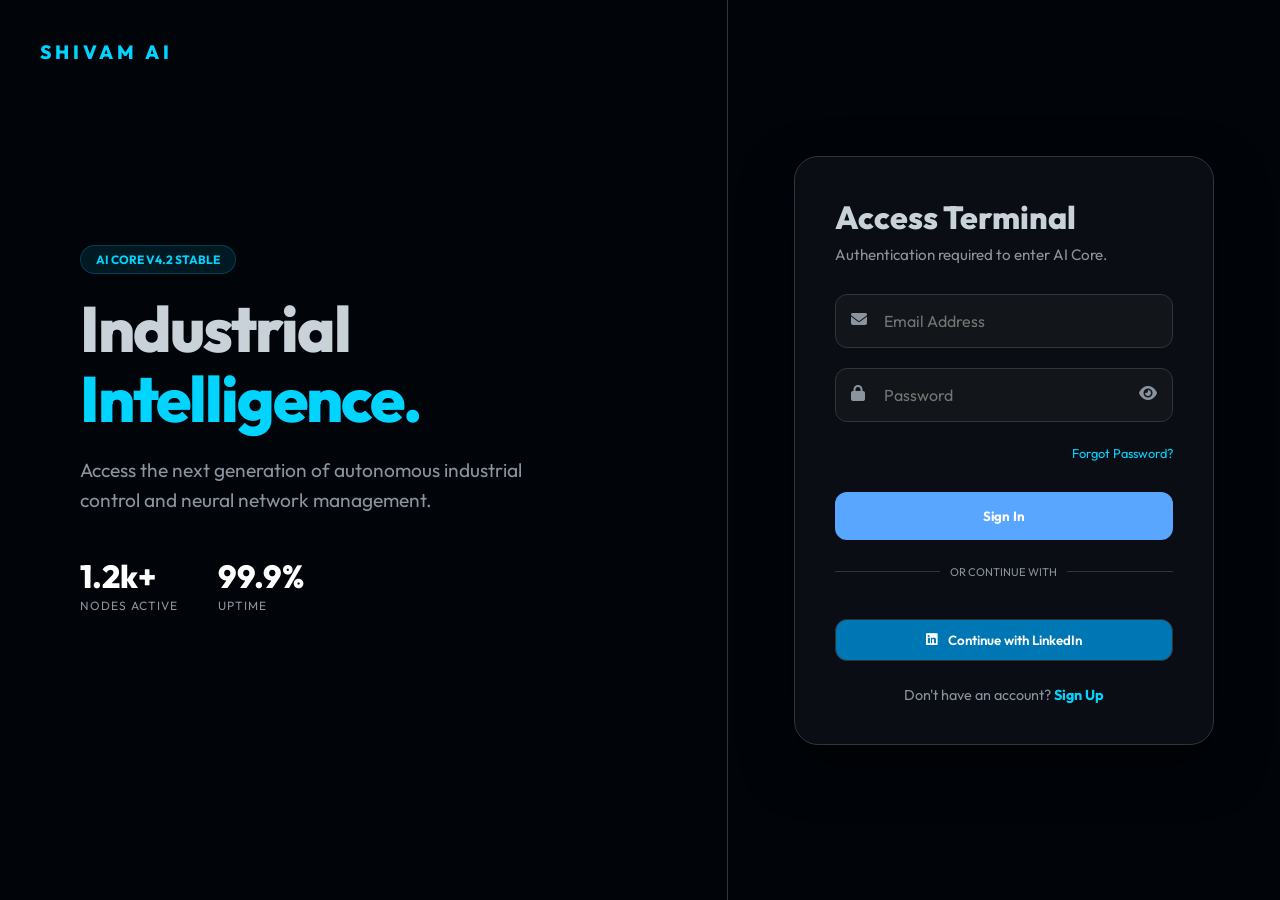
<file: signup.html>
<!DOCTYPE html>
<html lang="en">
<head>
    <meta charset="UTF-8">
    <meta name="viewport" content="width=device-width, initial-scale=1.0">
    <title>Shivam AI Core - Secure Access</title>
    <link rel="preconnect" href="https://fonts.googleapis.com">
    <link rel="preconnect" href="https://fonts.gstatic.com" crossorigin>
    <link href="https://fonts.googleapis.com/css2?family=Outfit:wght@300;400;500;600;700;800&display=swap" rel="stylesheet">
    <link rel="stylesheet" href="https://cdnjs.cloudflare.com/ajax/libs/font-awesome/6.5.0/css/all.min.css">
    <script>
        if (localStorage.getItem('userName')) window.location.href = 'index.html';
    </script>
    <style>
        :root {
            --bg-color: #010409;
            --card-bg: rgba(13, 17, 23, 0.8);
            --primary-blue: #58a6ff;
            --secondary-blue: #00d4ff;
            --text-main: #c9d1d9;
            --text-muted: #8b949e;
            --border-color: #30363d;
            --accent-green: #3fb950;
        }

        * { margin: 0; padding: 0; box-sizing: border-box; font-family: 'Outfit', sans-serif; }
        body { background: var(--bg-color); color: var(--text-main); height: 100vh; overflow: hidden; }

        .split-container { display: flex; height: 100vh; width: 100%; }

        /* Left: Branding */
        .brand-side {
            flex: 1.2;
            background: linear-gradient(rgba(1, 4, 9, 0.75), rgba(1, 4, 9, 0.75)), url('https://images.unsplash.com/photo-1518770660439-4636190af475?auto=format&fit=crop&q=80');
            background-size: cover;
            background-position: center;
            display: flex;
            flex-direction: column;
            justify-content: center;
            padding: 80px;
            position: relative;
        }

        .brand-logo { position: absolute; top: 40px; left: 40px; font-size: 1.2rem; font-weight: 800; letter-spacing: 4px; color: var(--secondary-blue); text-transform: uppercase; }
        
        .brand-content h1 { font-size: 4rem; line-height: 1.1; margin-bottom: 20px; font-weight: 800; letter-spacing: -2px; }
        .brand-content p { font-size: 1.2rem; color: var(--text-muted); max-width: 500px; margin-bottom: 40px; line-height: 1.6; }
        
        .industrial-badge { background: rgba(0, 212, 255, 0.1); color: var(--secondary-blue); padding: 6px 15px; border-radius: 20px; font-size: 0.75rem; font-weight: 700; border: 1px solid rgba(0, 212, 255, 0.2); display: inline-block; margin-bottom: 20px; }

        .stats-grid { display: flex; gap: 40px; }
        .stat-item h3 { font-size: 2rem; color: #fff; font-weight: 800; }
        .stat-item p { font-size: 0.75rem; text-transform: uppercase; color: var(--text-muted); letter-spacing: 1px; }

        /* Right: Auth */
        .auth-side { flex: 1; display: flex; align-items: center; justify-content: center; padding: 40px; border-left: 1px solid var(--border-color); background: var(--bg-color); }
        .auth-card { width: 100%; max-width: 420px; background: var(--card-bg); padding: 40px; border-radius: 24px; border: 1px solid var(--border-color); backdrop-filter: blur(20px); box-shadow: 0 20px 50px rgba(0,0,0,0.5); }
        
        .auth-header { margin-bottom: 30px; }
        .auth-header h2 { font-size: 2rem; font-weight: 800; margin-bottom: 8px; }
        .auth-header p { color: var(--text-muted); font-size: 0.95rem; }

        .input-group { position: relative; margin-bottom: 20px; }
        .input-group i:not(.password-toggle) { position: absolute; left: 16px; top: 17px; color: var(--text-muted); }
        .auth-input { width: 100%; background: rgba(255, 255, 255, 0.03); border: 1px solid var(--border-color); padding: 16px 16px 16px 48px; border-radius: 12px; color: #fff; font-size: 1rem; transition: 0.3s; }
        .auth-input:focus { border-color: var(--secondary-blue); outline: none; background: rgba(255,255,255,0.06); }
        
        .password-toggle { position: absolute; right: 16px; top: 17px; cursor: pointer; color: var(--text-muted); }

        .btn-submit { width: 100%; padding: 16px; background: var(--primary-blue); color: #fff; border: none; border-radius: 12px; font-weight: 700; cursor: pointer; transition: 0.3s; margin-top: 10px; }
        .btn-submit:hover { transform: translateY(-2px); box-shadow: 0 5px 15px rgba(88, 166, 255, 0.3); }

        .divider { display: flex; align-items: center; gap: 10px; margin: 25px 0; color: var(--border-color); }
        .divider span { font-size: 0.7rem; text-transform: uppercase; color: var(--text-muted); }
        .divider div { flex: 1; height: 1px; background: currentColor; }

        .btn-social { width: 100%; padding: 12px; background: rgba(255,255,255,0.03); border: 1px solid var(--border-color); border-radius: 12px; color: #fff; display: flex; align-items: center; justify-content: center; gap: 10px; cursor: pointer; transition: 0.2s; font-weight: 600; margin-bottom: 12px; }
        .btn-social:hover { background: rgba(255,255,255,0.08); }

        .auth-footer { margin-top: 25px; text-align: center; font-size: 0.9rem; color: var(--text-muted); }
        .auth-footer a { color: var(--secondary-blue); text-decoration: none; font-weight: 700; }

        @media (max-width: 1100px) { .brand-side { display: none; } }
    </style>
</head>
<body>
    <div class="split-container">
        <!-- Brand Side -->
        <div class="brand-side">
            <div class="brand-logo">Shivam AI</div>
            <div class="brand-content">
                <span class="industrial-badge">AI CORE V4.2 STABLE</span>
                <h1>Industrial<br><span style="color:var(--secondary-blue)">Intelligence.</span></h1>
                <p>Access the next generation of autonomous industrial control and neural network management.</p>
                <div class="stats-grid">
                    <div class="stat-item"><h3>1.2k+</h3><p>Nodes Active</p></div>
                    <div class="stat-item"><h3>99.9%</h3><p>Uptime</p></div>
                </div>
            </div>
        </div>

        <!-- Auth Side -->
        <div class="auth-side">
            <div class="auth-card">
                <div class="auth-header">
                    <h2 id="auth-title">Access Terminal</h2>
                    <p id="auth-subtitle">Authentication required to enter AI Core.</p>
                </div>

                <form id="auth-form">
                    <div class="input-group" id="name-field" style="display:none;">
                        <i class="fas fa-user"></i>
                        <input type="text" id="signup-name" class="auth-input" placeholder="Full Name">
                    </div>
                    <div class="input-group">
                        <i class="fas fa-envelope"></i>
                        <input type="email" id="auth-email" class="auth-input" placeholder="Email Address" required>
                    </div>
                    <div class="input-group" id="password-section">
                        <i class="fas fa-lock"></i>
                        <input type="password" id="password-input" class="auth-input" placeholder="Password" required>
                        <i class="fas fa-eye password-toggle" onclick="togglePasswordVisibility()"></i>
                    </div>

                    <!-- OTP & Reset Sections (Hidden by default) -->
                    <div id="otp-section" style="display:none; text-align:center; margin-bottom:20px;">
                        <p style="font-size:0.8rem; color:var(--text-muted); margin-bottom:10px;">Enter 6-digit verification code</p>
                        <input type="text" id="otp-input" class="auth-input" placeholder="000000" maxlength="6" style="text-align:center; letter-spacing:8px; font-size:1.2rem;">
                        <button type="button" onclick="verifyOTP()" class="btn-submit" style="background:var(--secondary-blue)">Verify Code</button>
                    </div>
                    <div id="new-password-section" style="display:none; margin-bottom:20px;">
                        <input type="password" id="reset-new-password" class="auth-input" placeholder="New Password">
                        <button type="button" onclick="resetPasswordNow()" class="btn-submit" style="background:var(--accent-green)">Update Password</button>
                    </div>

                    <div style="text-align: right; margin-bottom: 20px;" id="forgot-link">
                        <a href="javascript:void(0)" onclick="toggleForgotMode(true)" style="font-size: 0.8rem; color: var(--secondary-blue); text-decoration: none;">Forgot Password?</a>
                    </div>

                    <button type="submit" id="auth-submit" class="btn-submit">Sign In</button>
                    <div id="back-to-login" style="display:none; text-align:center; margin-top:15px;">
                        <a href="javascript:void(0)" onclick="toggleForgotMode(false)" style="font-size: 0.8rem; color: var(--text-muted); text-decoration: none;"><i class="fas fa-arrow-left"></i> Back to Login</a>
                    </div>
                </form>

                <div class="divider"><div></div><span>or continue with</span><div></div></div>

                <!-- Google Sign In -->
                <div style="display:flex; justify-content:center; margin-bottom:15px;">
                    <div id="g_id_onload"
                        data-client_id="265540744580-un13g52l5b59pk5h4rkqu6g5n700sn1j.apps.googleusercontent.com"
                        data-callback="handleCredentialResponse" data-auto_prompt="false" data-prompt="select_account">
                    </div>
                    <div class="g_id_signin" data-type="standard" data-size="large" data-theme="outline" data-text="continue_with" data-shape="rectangular" data-width="340"></div>
                </div>

                <button class="btn-social" style="background:#0077b5" onclick="alert('LinkedIn Integration coming soon')">
                    <i class="fab fa-linkedin"></i> Continue with LinkedIn
                </button>

                <div class="auth-footer">
                    <p id="auth-toggle-p">Don't have an account? <a href="javascript:void(0)" onclick="toggleAuthMode()">Sign Up</a></p>
                </div>
            </div>
        </div>
    </div>

    <!-- Configuration -->
    <script src="js/config.js"></script>

    <script src="https://accounts.google.com/gsi/client" async defer></script>
    <script>
        let isSignUp = false;
        let isForgotMode = false;

        // Auto-toggle to signup mode if requested in URL
        window.addEventListener('DOMContentLoaded', () => {
            const params = new URLSearchParams(window.location.search);
            if (params.get('mode') === 'signup') {
                toggleAuthMode();
            }
        });

        function toggleAuthMode() {
            isSignUp = !isSignUp;
            isForgotMode = false; // Reset forgot mode when toggling auth mode
            
            document.getElementById('password-section').style.display = 'block';
            document.getElementById('password-input').required = true;
            document.getElementById('otp-section').style.display = 'none';
            document.getElementById('new-password-section').style.display = 'none';
            document.getElementById('back-to-login').style.display = 'none';

            document.getElementById('auth-title').innerText = isSignUp ? 'Create Account' : 'Access Terminal';
            document.getElementById('auth-subtitle').innerText = isSignUp ? 'Join the next generation of automation.' : 'Authentication required to enter AI Core.';
            document.getElementById('name-field').style.display = isSignUp ? 'block' : 'none';
            document.getElementById('auth-submit').innerText = isSignUp ? 'Register Now' : 'Sign In';
            document.getElementById('auth-toggle-p').innerHTML = isSignUp ? 
                'Already have an account? <a href="javascript:void(0)" onclick="toggleAuthMode()">Sign In</a>' :
                'Don\'t have an account? <a href="javascript:void(0)" onclick="toggleAuthMode()">Sign Up</a>';
            document.getElementById('forgot-link').style.display = isSignUp ? 'none' : 'block';
        }

        function togglePasswordVisibility() {
            const pwd = document.getElementById('password-input');
            const icon = document.querySelector('.password-toggle');
            if (pwd.type === 'password') {
                pwd.type = 'text';
                icon.classList.replace('fa-eye', 'fa-eye-slash');
            } else {
                pwd.type = 'password';
                icon.classList.replace('fa-eye-slash', 'fa-eye');
            }
        }

        document.getElementById('auth-form').onsubmit = async (e) => {
            e.preventDefault();
            if (isForgotMode) {
                const email = document.getElementById('auth-email').value;
                const submitBtn = document.getElementById('auth-submit');
                const originalText = submitBtn.innerText;
                
                submitBtn.disabled = true;
                submitBtn.innerText = 'Sending...';
                
                try {
                    const res = await fetch('http://127.0.0.1:5000/forgot-password', {
                        method: 'POST',
                        headers: {'Content-Type': 'application/json'},
                        body: JSON.stringify({ email })
                    });
                    const data = await res.json();
                    if (data.success) {
                        document.getElementById('otp-section').style.display = 'block';
                        alert('OTP sent to your email!');
                    } else alert(data.message);
                } catch(err) { 
                    console.error('OTP Error:', err);
                    alert('Server error: Could not reach backend.'); 
                } finally {
                    submitBtn.disabled = false;
                    submitBtn.innerText = originalText;
                }
                return;
            }

            const email = document.getElementById('auth-email').value;
            const password = document.getElementById('password-input').value;
            const name = document.getElementById('signup-name').value;
            const endpoint = isSignUp ? '/signup' : '/login';
            
            const baseUrl = typeof API_BASE_URL !== 'undefined' ? API_BASE_URL : 'http://127.0.0.1:5000';

            try {
                const res = await fetch(baseUrl + endpoint, {
                    method: 'POST',
                    headers: {'Content-Type': 'application/json'},
                    body: JSON.stringify({ email, password, name })
                });
                const data = await res.json();
                if (data.success) {
                    if (!isSignUp) {
                        localStorage.setItem('userName', data.name);
                        localStorage.setItem('userEmail', email);
                        if (data.profile_pic) {
                            localStorage.setItem('userProfilePic', data.profile_pic);
                        } else {
                            localStorage.removeItem('userProfilePic');
                        }
                        window.location.href = 'index.html';
                    } else {
                        alert('Signup successful! Please sign in.');
                        toggleAuthMode();
                    }
                } else alert(data.message);
            } catch(err) { alert('Connection failed'); }
        };

        function toggleForgotMode(on) {
            isForgotMode = on;
            document.getElementById('password-section').style.display = on ? 'none' : 'block';
            document.getElementById('password-input').required = !on; // Disable required when hidden
            document.getElementById('auth-submit').innerText = on ? 'Send OTP' : (isSignUp ? 'Register' : 'Sign In');
            document.getElementById('auth-title').innerText = on ? 'Reset Password' : 'Access Terminal';
            document.getElementById('forgot-link').style.display = on ? 'none' : 'block';
            document.getElementById('back-to-login').style.display = on ? 'block' : 'none';
            
            if (!on) {
                document.getElementById('otp-section').style.display = 'none';
                document.getElementById('new-password-section').style.display = 'none';
            }
        }

        async function verifyOTP() {
            const email = document.getElementById('auth-email').value;
            const otp = document.getElementById('otp-input').value;
            try {
                const res = await fetch('http://127.0.0.1:5000/verify-otp', {
                    method: 'POST',
                    headers: {'Content-Type': 'application/json'},
                    body: JSON.stringify({ email, otp })
                });
                const data = await res.json();
                if (data.success) {
                    document.getElementById('otp-section').style.display = 'none';
                    document.getElementById('new-password-section').style.display = 'block';
                } else alert(data.message);
            } catch(err) { alert('Error'); }
        }

        async function resetPasswordNow() {
            const email = document.getElementById('auth-email').value;
            const newPassword = document.getElementById('reset-new-password').value;
            try {
                const res = await fetch('http://127.0.0.1:5000/reset-password-final', {
                    method: 'POST',
                    headers: {'Content-Type': 'application/json'},
                    body: JSON.stringify({ email, newPassword })
                });
                const data = await res.json();
                if (data.success) {
                    alert('Password reset successful! Sign in now.');
                    location.reload();
                } else alert(data.message);
            } catch(err) { alert('Error'); }
        }

        async function handleCredentialResponse(response) {
            const decoded = JSON.parse(atob(response.credential.split('.')[1]));
            
            try {
                const baseUrl = typeof API_BASE_URL !== 'undefined' ? API_BASE_URL : 'http://127.0.0.1:5000';
                const res = await fetch(baseUrl + '/google-login', {
                    method: 'POST',
                    headers: {'Content-Type': 'application/json'},
                    body: JSON.stringify({ 
                        email: decoded.email, 
                        name: decoded.name, 
                        google_id: decoded.sub, 
                        picture: decoded.picture 
                    })
                });
                const data = await res.json();
                
                if (data.success) {
                    localStorage.setItem('userName', data.name || decoded.name);
                    localStorage.setItem('userEmail', decoded.email);
                    if (data.profile_pic) {
                        localStorage.setItem('userProfilePic', data.profile_pic);
                    } else if (decoded.picture) {
                        localStorage.setItem('userProfilePic', decoded.picture);
                    } else {
                        localStorage.removeItem('userProfilePic');
                    }
                    window.location.href = 'index.html';
                } else {
                    alert('Google login failed on backend.');
                }
            } catch(err) {
                console.error('Google Login Error:', err);
                // Fallback for local testing without backend
                localStorage.setItem('userName', decoded.name);
                localStorage.setItem('userEmail', decoded.email);
                if (decoded.picture) {
                    localStorage.setItem('userProfilePic', decoded.picture);
                }
                window.location.href = 'index.html';
            }
        }
    </script>
</body>
</html>
</file>
